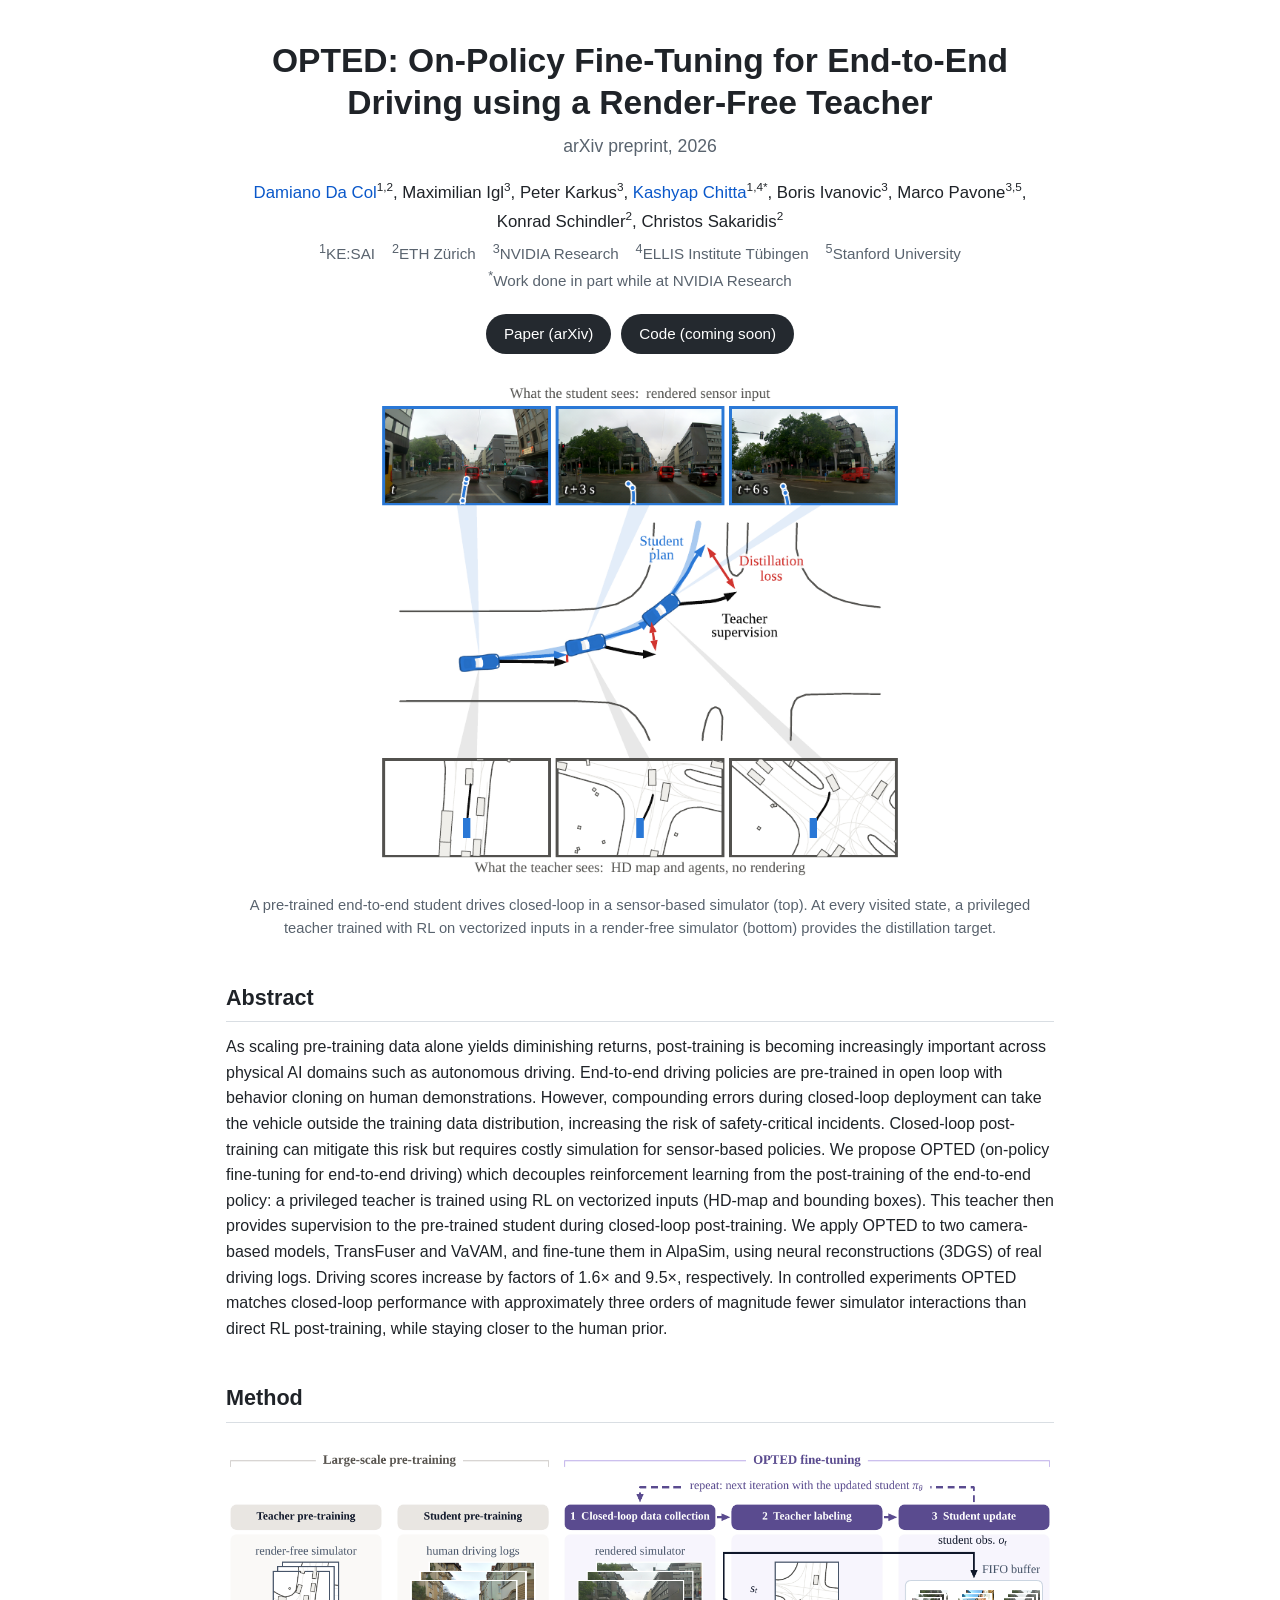
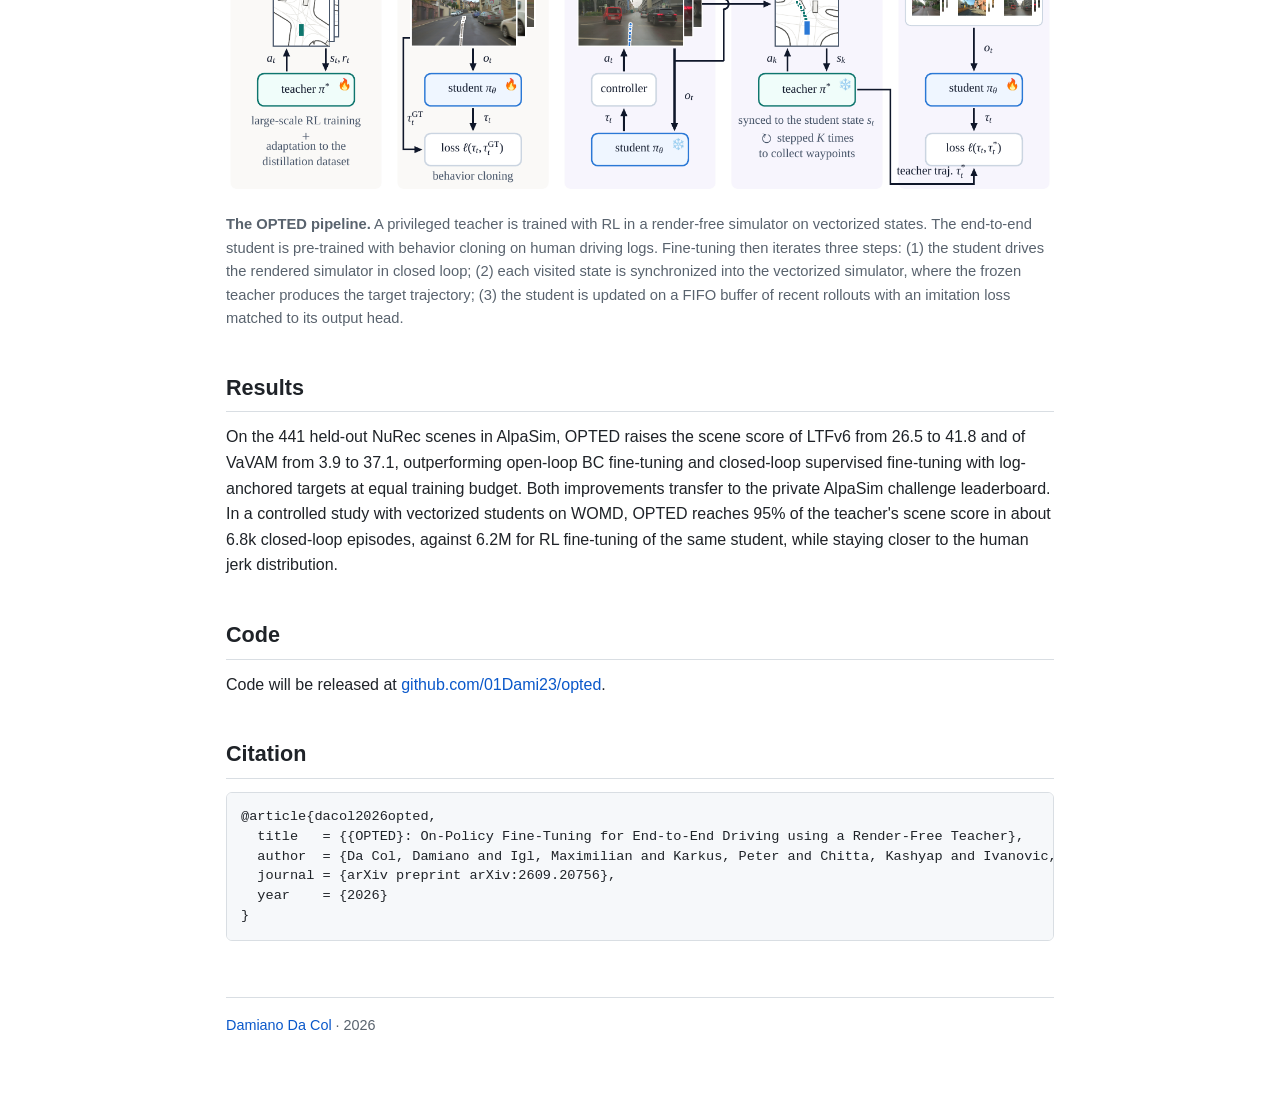
<file: opted/index.html>
<!DOCTYPE html>
<html lang="en">
<head>
  <meta charset="utf-8">
  <meta name="viewport" content="width=device-width, initial-scale=1">
  <title>OPTED: On-Policy Fine-Tuning for End-to-End Driving using a Render-Free Teacher</title>
  <meta name="description" content="OPTED decouples reinforcement learning from the post-training of end-to-end driving policies: a privileged teacher trained with RL on vectorized inputs supervises a pre-trained sensor-based student during closed-loop fine-tuning.">
  <meta property="og:title" content="OPTED: On-Policy Fine-Tuning for End-to-End Driving using a Render-Free Teacher">
  <meta property="og:description" content="A render-free RL teacher supervises closed-loop fine-tuning of camera-based driving policies.">
  <meta property="og:image" content="https://01dami23.github.io/opted/static/teaser.png">
  <meta property="og:type" content="website">
  <link rel="stylesheet" href="../assets/style.css">
</head>
<body>
<div class="container">

  <div class="center">
    <h1 class="title">OPTED: On-Policy Fine-Tuning for End-to-End Driving using a Render-Free Teacher</h1>
    <div class="venue">arXiv preprint, 2026</div>

    <div class="authors">
      <a href="https://01dami23.github.io/">Damiano Da Col</a><sup>1,2</sup>,
      Maximilian Igl<sup>3</sup>,
      Peter Karkus<sup>3</sup>,
      <a href="https://kashyap7x.github.io/">Kashyap Chitta</a><sup>1,4*</sup>,
      Boris Ivanovic<sup>3</sup>,
      Marco Pavone<sup>3,5</sup>,
      Konrad Schindler<sup>2</sup>,
      Christos Sakaridis<sup>2</sup>
    </div>
    <div class="affil">
      <sup>1</sup>KE:SAI &nbsp;&nbsp; <sup>2</sup>ETH Z&uuml;rich &nbsp;&nbsp; <sup>3</sup>NVIDIA Research &nbsp;&nbsp;
      <sup>4</sup>ELLIS Institute T&uuml;bingen &nbsp;&nbsp; <sup>5</sup>Stanford University<br>
      <sup>*</sup>Work done in part while at NVIDIA Research
    </div>

    <div class="buttons">
      <a class="btn" href="https://arxiv.org/abs/2609.20756">Paper (arXiv)</a>
      <a class="btn" href="https://github.com/01Dami23/opted">Code (coming soon)</a>
    </div>
  </div>

  <figure class="center">
    <img src="static/teaser.png" alt="OPTED overview: rendered sensor input seen by the student on top, HD map and agents seen by the teacher below" style="max-width: 520px;">
    <figcaption>
      A pre-trained end-to-end student drives closed-loop in a sensor-based simulator (top).
      At every visited state, a privileged teacher trained with RL on vectorized inputs in a render-free simulator (bottom) provides the distillation target.
    </figcaption>
  </figure>

  <h2>Abstract</h2>
  <p>
    As scaling pre-training data alone yields diminishing returns, post-training is becoming increasingly important across physical AI domains such as autonomous driving.
    End-to-end driving policies are pre-trained in open loop with behavior cloning on human demonstrations.
    However, compounding errors during closed-loop deployment can take the vehicle outside the training data distribution, increasing the risk of safety-critical incidents.
    Closed-loop post-training can mitigate this risk but requires costly simulation for sensor-based policies.
    We propose OPTED (on-policy fine-tuning for end-to-end driving) which decouples reinforcement learning from the post-training of the end-to-end policy:
    a privileged teacher is trained using RL on vectorized inputs (HD-map and bounding boxes).
    This teacher then provides supervision to the pre-trained student during closed-loop post-training.
    We apply OPTED to two camera-based models, TransFuser and VaVAM, and fine-tune them in AlpaSim, using neural reconstructions (3DGS) of real driving logs.
    Driving scores increase by factors of 1.6&times; and 9.5&times;, respectively.
    In controlled experiments OPTED matches closed-loop performance with approximately three orders of magnitude fewer simulator interactions than direct RL post-training, while staying closer to the human prior.
  </p>

  <h2>Method</h2>
  <figure>
    <img src="static/pipeline.png" alt="The OPTED pipeline: teacher and student pre-training, then iterated closed-loop data collection, teacher labeling and student update">
    <figcaption>
      <b>The OPTED pipeline.</b> A privileged teacher is trained with RL in a render-free simulator on vectorized states.
      The end-to-end student is pre-trained with behavior cloning on human driving logs.
      Fine-tuning then iterates three steps: (1) the student drives the rendered simulator in closed loop;
      (2) each visited state is synchronized into the vectorized simulator, where the frozen teacher produces the target trajectory;
      (3) the student is updated on a FIFO buffer of recent rollouts with an imitation loss matched to its output head.
    </figcaption>
  </figure>

  <h2>Results</h2>
  <p>
    On the 441 held-out NuRec scenes in AlpaSim, OPTED raises the scene score of LTFv6 from 26.5 to 41.8 and of VaVAM from 3.9 to 37.1,
    outperforming open-loop BC fine-tuning and closed-loop supervised fine-tuning with log-anchored targets at equal training budget.
    Both improvements transfer to the private AlpaSim challenge leaderboard.
    In a controlled study with vectorized students on WOMD, OPTED reaches 95% of the teacher's scene score in about 6.8k closed-loop episodes,
    against 6.2M for RL fine-tuning of the same student, while staying closer to the human jerk distribution.
  </p>
  <!-- TODO: add the results table / sample-efficiency figure and the ICRA video once available -->

  <h2>Code</h2>
  <p>
    Code will be released at <a href="https://github.com/01Dami23/opted">github.com/01Dami23/opted</a>.
    <!-- TODO: confirm the repository name -->
  </p>

  <h2>Citation</h2>
  <pre id="bibtex">@article{dacol2026opted,
  title   = {{OPTED}: On-Policy Fine-Tuning for End-to-End Driving using a Render-Free Teacher},
  author  = {Da Col, Damiano and Igl, Maximilian and Karkus, Peter and Chitta, Kashyap and Ivanovic, Boris and Pavone, Marco and Schindler, Konrad and Sakaridis, Christos},
  journal = {arXiv preprint arXiv:2609.20756},
  year    = {2026}
}</pre>

  <footer>
    <a href="../">Damiano Da Col</a> &middot; 2026
  </footer>
</div>
</body>
</html>
</file>
<file: assets/style.css>
:root {
  --text: #1f2328;
  --muted: #59636e;
  --link: #0a58ca;
  --border: #d9dee3;
  --bg: #ffffff;
  --code-bg: #f6f8fa;
}
* { box-sizing: border-box; }
html { -webkit-text-size-adjust: 100%; }
body {
  margin: 0;
  background: var(--bg);
  color: var(--text);
  font: 16px/1.6 -apple-system, BlinkMacSystemFont, "Segoe UI", Helvetica, Arial, sans-serif;
}
.container { max-width: 860px; margin: 0 auto; padding: 40px 16px 64px; }
a { color: var(--link); text-decoration: none; }
a:hover { text-decoration: underline; }
h1 { font-size: 2rem; line-height: 1.25; margin: 0 0 8px; font-weight: 600; }
h2 { font-size: 1.35rem; margin: 40px 0 12px; font-weight: 600; border-bottom: 1px solid var(--border); padding-bottom: 6px; }
p { margin: 0 0 14px; }
.muted { color: var(--muted); }
img { max-width: 100%; height: auto; }

/* landing page */
.header { display: flex; gap: 32px; align-items: flex-start; }
.header .bio { flex: 1; }
.header .photo { width: 160px; height: 160px; border-radius: 50%; object-fit: cover; flex-shrink: 0; background: var(--code-bg); border: 1px solid var(--border); }
.links a { margin-right: 14px; white-space: nowrap; }

.pub { display: flex; gap: 20px; margin: 20px 0; }
.pub .thumb { width: 180px; flex-shrink: 0; }
.pub .thumb img { border: 1px solid var(--border); border-radius: 4px; }
.pub .title { font-weight: 600; }
.pub .meta { color: var(--muted); font-size: 0.95rem; }

/* project page */
.center { text-align: center; }
.title { font-size: 2.1rem; }
.venue { font-size: 1.1rem; color: var(--muted); margin-bottom: 18px; }
.authors { margin: 8px 0 4px; font-size: 1.05rem; }
.authors sup { font-size: 0.7em; }
.affil { color: var(--muted); font-size: 0.95rem; margin-bottom: 20px; }
.buttons { display: flex; flex-wrap: wrap; justify-content: center; gap: 10px; margin: 18px 0 32px; }
.btn {
  display: inline-block; padding: 8px 18px; border-radius: 999px;
  background: #24292f; color: #fff; font-size: 0.95rem;
}
.btn:hover { background: #3a4048; text-decoration: none; }
.btn.disabled { background: #b8bfc6; cursor: default; pointer-events: none; }
figure { margin: 24px 0; }
figcaption { color: var(--muted); font-size: 0.92rem; margin-top: 8px; }
pre {
  background: var(--code-bg); border: 1px solid var(--border); border-radius: 6px;
  padding: 14px; overflow-x: auto; font-size: 0.85rem; line-height: 1.45;
}
footer { margin-top: 56px; color: var(--muted); font-size: 0.9rem; border-top: 1px solid var(--border); padding-top: 16px; }

@media (max-width: 600px) {
  .header { flex-direction: column-reverse; align-items: center; text-align: center; }
  .pub { flex-direction: column; }
  .pub .thumb { width: 100%; }
  .title { font-size: 1.6rem; }
}
</file>
